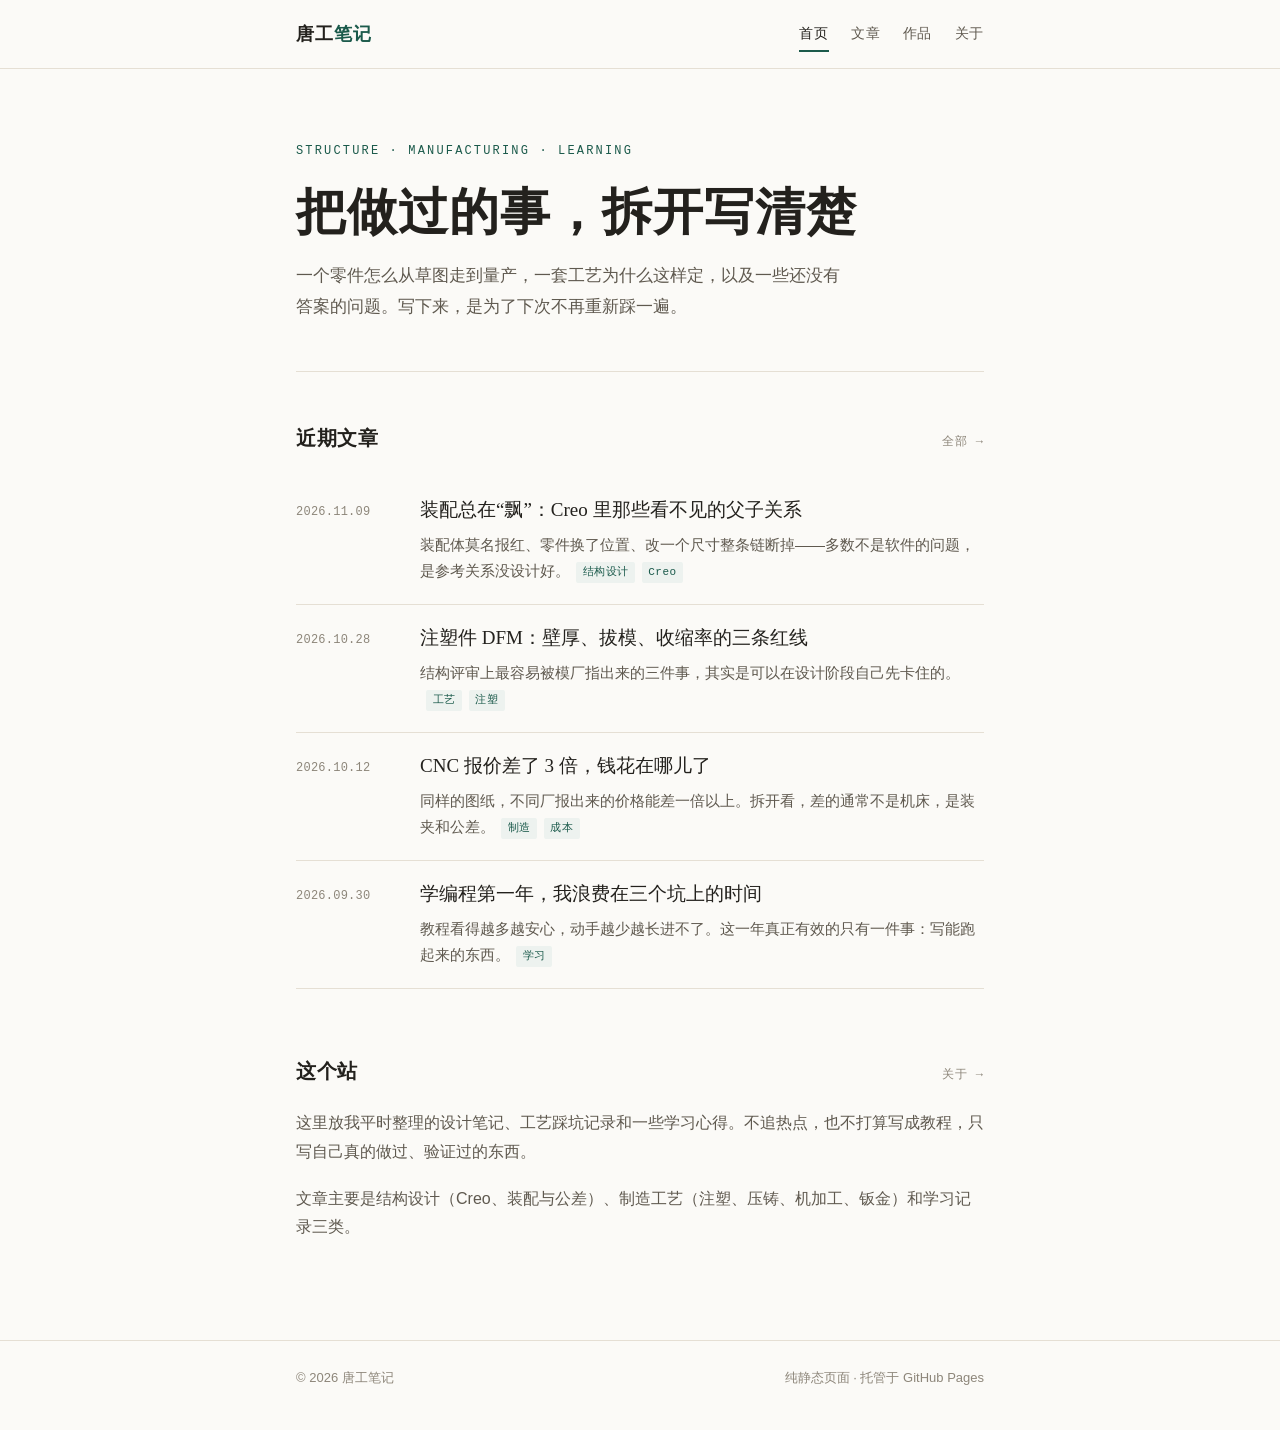
<file: index.html>
<!DOCTYPE html>
<html lang="zh-CN">
<head>
  <meta charset="utf-8">
  <meta name="viewport" content="width=device-width, initial-scale=1">
  <title>唐工笔记 · 结构设计、制造工艺与学习记录</title>
  <meta name="description" content="一个产品结构工程师的笔记：Creo 建模、注塑与机加工工艺，以及正在学的东西。">
  <meta property="og:title" content="唐工笔记">
  <meta property="og:description" content="结构设计 · 制造工艺 · 学习记录">
  <meta property="og:type" content="website">
  <link rel="icon" href="assets/favicon.svg" type="image/svg+xml">
  <link rel="stylesheet" href="assets/style.css">
</head>
<body>
  <header class="site-header">
    <div class="wrap">
      <a class="brand" href="index.html">唐工<span>笔记</span></a>
      <nav class="nav">
        <a class="on" href="index.html">首页</a>
        <a href="writing.html">文章</a>
        <a href="works.html">作品</a>
        <a href="about.html">关于</a>
      </nav>
    </div>
  </header>

  <main class="wrap">
    <section class="hero">
      <p class="kicker">Structure · Manufacturing · Learning</p>
      <h1>把做过的事，拆开写清楚</h1>
      <p class="lede">一个零件怎么从草图走到量产，一套工艺为什么这样定，以及一些还没有答案的问题。写下来，是为了下次不再重新踩一遍。</p>
    </section>

    <section class="section">
      <div class="section-head">
        <h2>近期文章</h2>
        <a href="writing.html">全部 →</a>
      </div>
      <ul class="posts">
        <li>
          <span class="date">2026.11.09</span>
          <div>
            <a class="t" href="posts/creo-parent-child.html">装配总在“飘”：Creo 里那些看不见的父子关系</a>
            <p>装配体莫名报红、零件换了位置、改一个尺寸整条链断掉——多数不是软件的问题，是参考关系没设计好。<span class="tag">结构设计</span><span class="tag">Creo</span></p>
          </div>
        </li>
        <li>
          <span class="date">2026.10.28</span>
          <div>
            <a class="t" href="posts/dfm-redlines.html">注塑件 DFM：壁厚、拔模、收缩率的三条红线</a>
            <p>结构评审上最容易被模厂指出来的三件事，其实是可以在设计阶段自己先卡住的。<span class="tag">工艺</span><span class="tag">注塑</span></p>
          </div>
        </li>
        <li>
          <span class="date">2026.10.12</span>
          <div>
            <a class="t" href="posts/cnc-quote.html">CNC 报价差了 3 倍，钱花在哪儿了</a>
            <p>同样的图纸，不同厂报出来的价格能差一倍以上。拆开看，差的通常不是机床，是装夹和公差。<span class="tag">制造</span><span class="tag">成本</span></p>
          </div>
        </li>
        <li>
          <span class="date">2026.09.30</span>
          <div>
            <a class="t" href="posts/learning-code.html">学编程第一年，我浪费在三个坑上的时间</a>
            <p>教程看得越多越安心，动手越少越长进不了。这一年真正有效的只有一件事：写能跑起来的东西。<span class="tag">学习</span></p>
          </div>
        </li>
      </ul>
    </section>

    <section class="section">
      <div class="section-head">
        <h2>这个站</h2>
        <a href="about.html">关于 →</a>
      </div>
      <div class="simple">
        <p>这里放我平时整理的设计笔记、工艺踩坑记录和一些学习心得。不追热点，也不打算写成教程，只写自己真的做过、验证过的东西。</p>
        <p>文章主要是结构设计（Creo、装配与公差）、制造工艺（注塑、压铸、机加工、钣金）和学习记录三类。</p>
      </div>
    </section>
  </main>

  <footer class="site-footer">
    <div class="wrap">
      <span>© 2026 唐工笔记</span>
      <span>纯静态页面 · 托管于 GitHub Pages</span>
    </div>
  </footer>
</body>
</html>
</file>
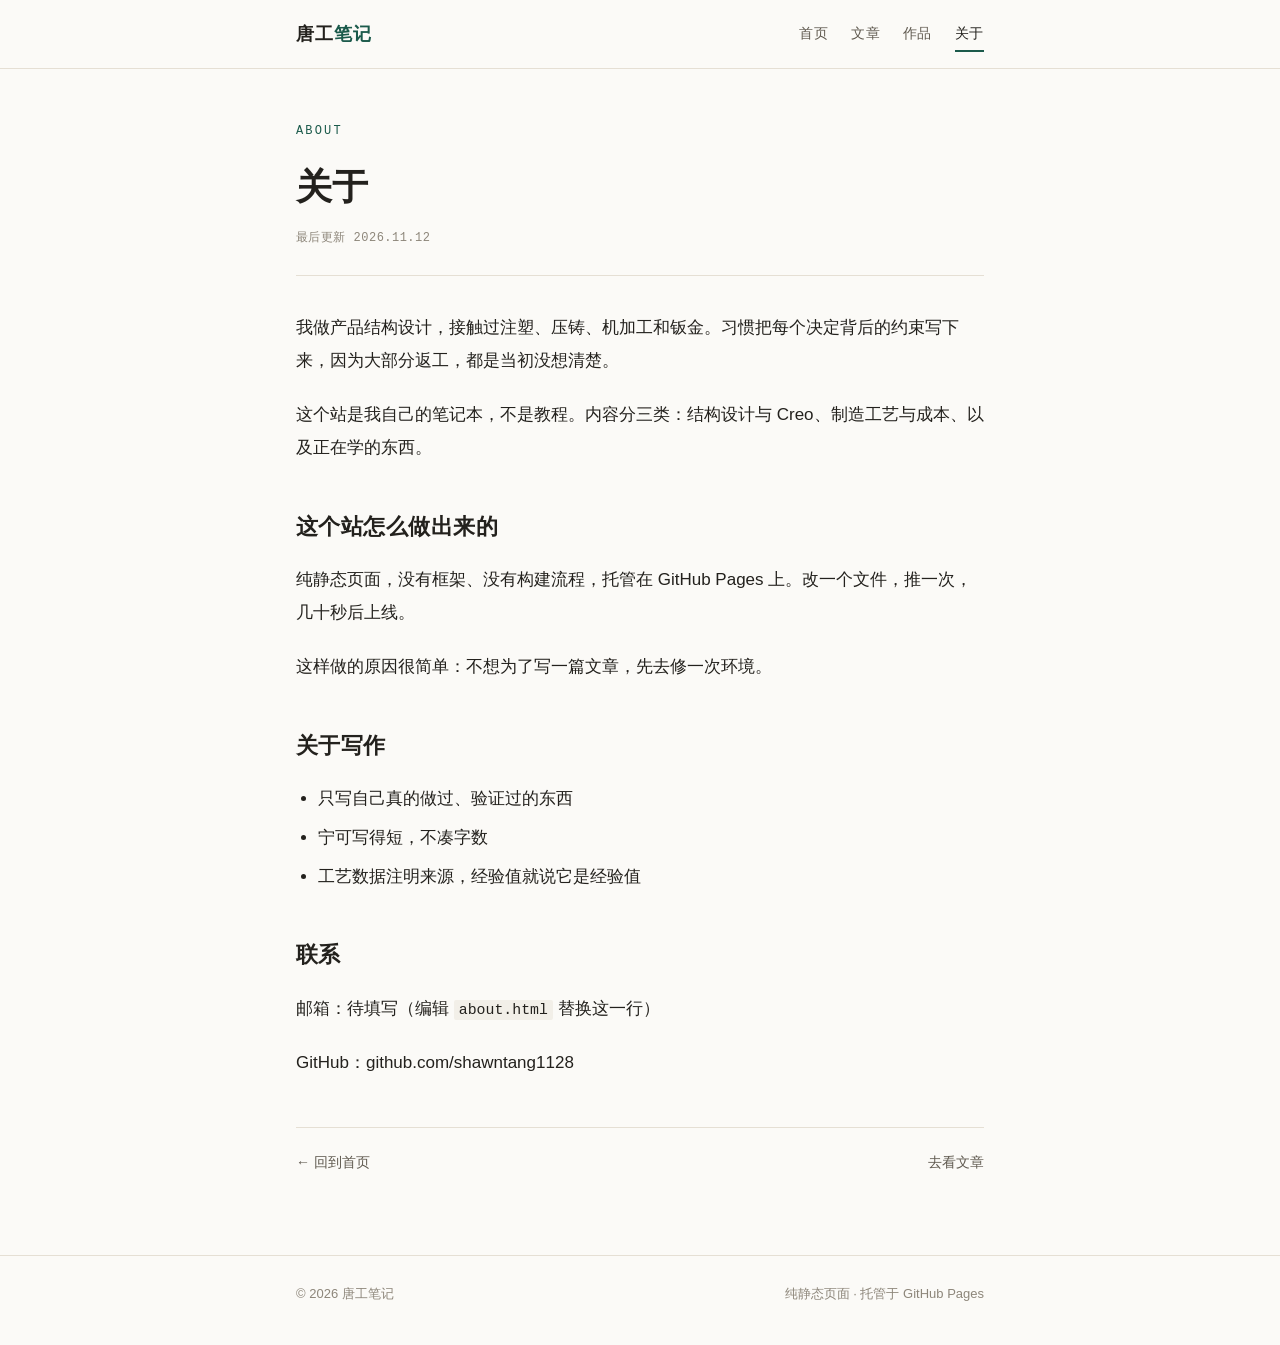
<file: about.html>
<!DOCTYPE html>
<html lang="zh-CN">
<head>
  <meta charset="utf-8">
  <meta name="viewport" content="width=device-width, initial-scale=1">
  <title>关于 · 唐工笔记</title>
  <meta name="description" content="关于这个站和它的作者。">
  <link rel="icon" href="assets/favicon.svg" type="image/svg+xml">
  <link rel="stylesheet" href="assets/style.css">
</head>
<body>
  <header class="site-header">
    <div class="wrap">
      <a class="brand" href="index.html">唐工<span>笔记</span></a>
      <nav class="nav">
        <a href="index.html">首页</a>
        <a href="writing.html">文章</a>
        <a href="works.html">作品</a>
        <a class="on" href="about.html">关于</a>
      </nav>
    </div>
  </header>

  <main class="wrap">
    <article class="article">
      <header>
        <p class="kicker">About</p>
        <h1>关于</h1>
        <p class="meta">最后更新 2026.11.12</p>
      </header>

      <div class="prose">
        <p>我做产品结构设计，接触过注塑、压铸、机加工和钣金。习惯把每个决定背后的约束写下来，因为大部分返工，都是当初没想清楚。</p>
        <p>这个站是我自己的笔记本，不是教程。内容分三类：结构设计与 Creo、制造工艺与成本、以及正在学的东西。</p>

        <h2>这个站怎么做出来的</h2>
        <p>纯静态页面，没有框架、没有构建流程，托管在 GitHub Pages 上。改一个文件，推一次，几十秒后上线。</p>
        <p>这样做的原因很简单：不想为了写一篇文章，先去修一次环境。</p>

        <h2>关于写作</h2>
        <ul>
          <li>只写自己真的做过、验证过的东西</li>
          <li>宁可写得短，不凑字数</li>
          <li>工艺数据注明来源，经验值就说它是经验值</li>
        </ul>

        <h2>联系</h2>
        <p>邮箱：待填写（编辑 <code>about.html</code> 替换这一行）</p>
        <p>GitHub：<a href="https://github.com/shawntang1128">github.com/shawntang1128</a></p>
      </div>

      <div class="post-foot">
        <a class="back" href="index.html">← 回到首页</a>
        <a class="back" href="writing.html">去看文章</a>
      </div>
    </article>
  </main>

  <footer class="site-footer">
    <div class="wrap">
      <span>© 2026 唐工笔记</span>
      <span>纯静态页面 · 托管于 GitHub Pages</span>
    </div>
  </footer>
</body>
</html>
</file>
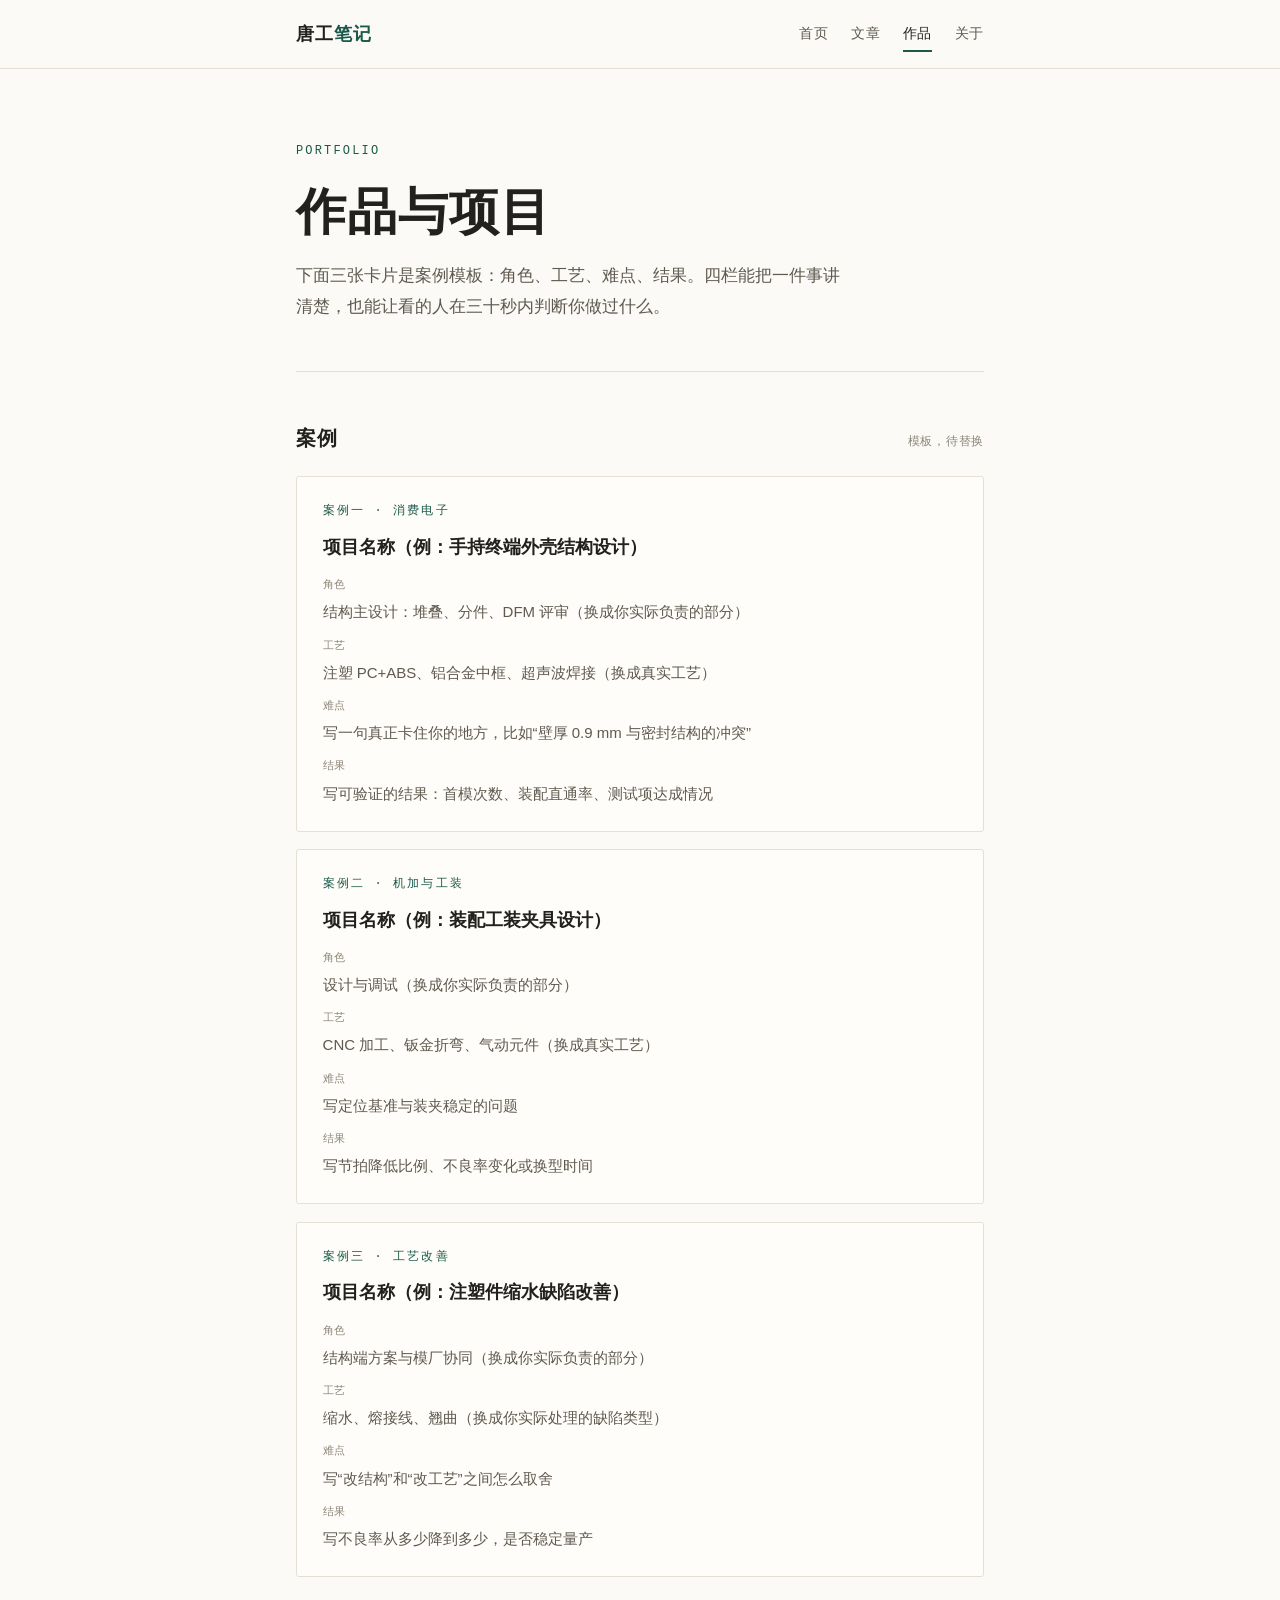
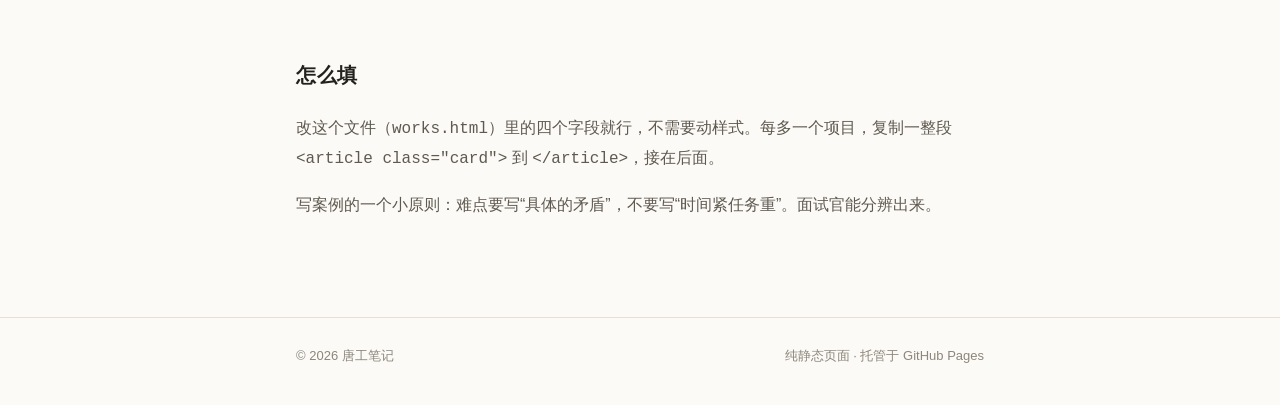
<file: works.html>
<!DOCTYPE html>
<html lang="zh-CN">
<head>
  <meta charset="utf-8">
  <meta name="viewport" content="width=device-width, initial-scale=1">
  <title>作品 · 唐工笔记</title>
  <meta name="description" content="项目案例模板：角色、工艺、难点、结果。">
  <link rel="icon" href="assets/favicon.svg" type="image/svg+xml">
  <link rel="stylesheet" href="assets/style.css">
</head>
<body>
  <header class="site-header">
    <div class="wrap">
      <a class="brand" href="index.html">唐工<span>笔记</span></a>
      <nav class="nav">
        <a href="index.html">首页</a>
        <a href="writing.html">文章</a>
        <a class="on" href="works.html">作品</a>
        <a href="about.html">关于</a>
      </nav>
    </div>
  </header>

  <main class="wrap">
    <section class="hero">
      <p class="kicker">Portfolio</p>
      <h1>作品与项目</h1>
      <p class="lede">下面三张卡片是案例模板：角色、工艺、难点、结果。四栏能把一件事讲清楚，也能让看的人在三十秒内判断你做过什么。</p>
    </section>

    <section class="section">
      <div class="section-head">
        <h2>案例</h2>
        <span style="font-family:var(--mono);font-size:.75rem;color:var(--ink-faint);letter-spacing:.06em">模板，待替换</span>
      </div>
      <div class="cards">
        <article class="card">
          <p class="kicker">案例一 · 消费电子</p>
          <h3>项目名称（例：手持终端外壳结构设计）</h3>
          <dl>
            <dt>角色</dt>
            <dd>结构主设计：堆叠、分件、DFM 评审（换成你实际负责的部分）</dd>
            <dt>工艺</dt>
            <dd>注塑 PC+ABS、铝合金中框、超声波焊接（换成真实工艺）</dd>
            <dt>难点</dt>
            <dd>写一句真正卡住你的地方，比如“壁厚 0.9 mm 与密封结构的冲突”</dd>
            <dt>结果</dt>
            <dd>写可验证的结果：首模次数、装配直通率、测试项达成情况</dd>
          </dl>
        </article>

        <article class="card">
          <p class="kicker">案例二 · 机加与工装</p>
          <h3>项目名称（例：装配工装夹具设计）</h3>
          <dl>
            <dt>角色</dt>
            <dd>设计与调试（换成你实际负责的部分）</dd>
            <dt>工艺</dt>
            <dd>CNC 加工、钣金折弯、气动元件（换成真实工艺）</dd>
            <dt>难点</dt>
            <dd>写定位基准与装夹稳定的问题</dd>
            <dt>结果</dt>
            <dd>写节拍降低比例、不良率变化或换型时间</dd>
          </dl>
        </article>

        <article class="card">
          <p class="kicker">案例三 · 工艺改善</p>
          <h3>项目名称（例：注塑件缩水缺陷改善）</h3>
          <dl>
            <dt>角色</dt>
            <dd>结构端方案与模厂协同（换成你实际负责的部分）</dd>
            <dt>工艺</dt>
            <dd>缩水、熔接线、翘曲（换成你实际处理的缺陷类型）</dd>
            <dt>难点</dt>
            <dd>写“改结构”和“改工艺”之间怎么取舍</dd>
            <dt>结果</dt>
            <dd>写不良率从多少降到多少，是否稳定量产</dd>
          </dl>
        </article>
      </div>
    </section>

    <section class="section">
      <div class="section-head">
        <h2>怎么填</h2>
      </div>
      <div class="simple">
        <p>改这个文件（<code>works.html</code>）里的四个字段就行，不需要动样式。每多一个项目，复制一整段 <code>&lt;article class="card"&gt;</code> 到 <code>&lt;/article&gt;</code>，接在后面。</p>
        <p>写案例的一个小原则：难点要写“具体的矛盾”，不要写“时间紧任务重”。面试官能分辨出来。</p>
      </div>
    </section>
  </main>

  <footer class="site-footer">
    <div class="wrap">
      <span>© 2026 唐工笔记</span>
      <span>纯静态页面 · 托管于 GitHub Pages</span>
    </div>
  </footer>
</body>
</html>
</file>
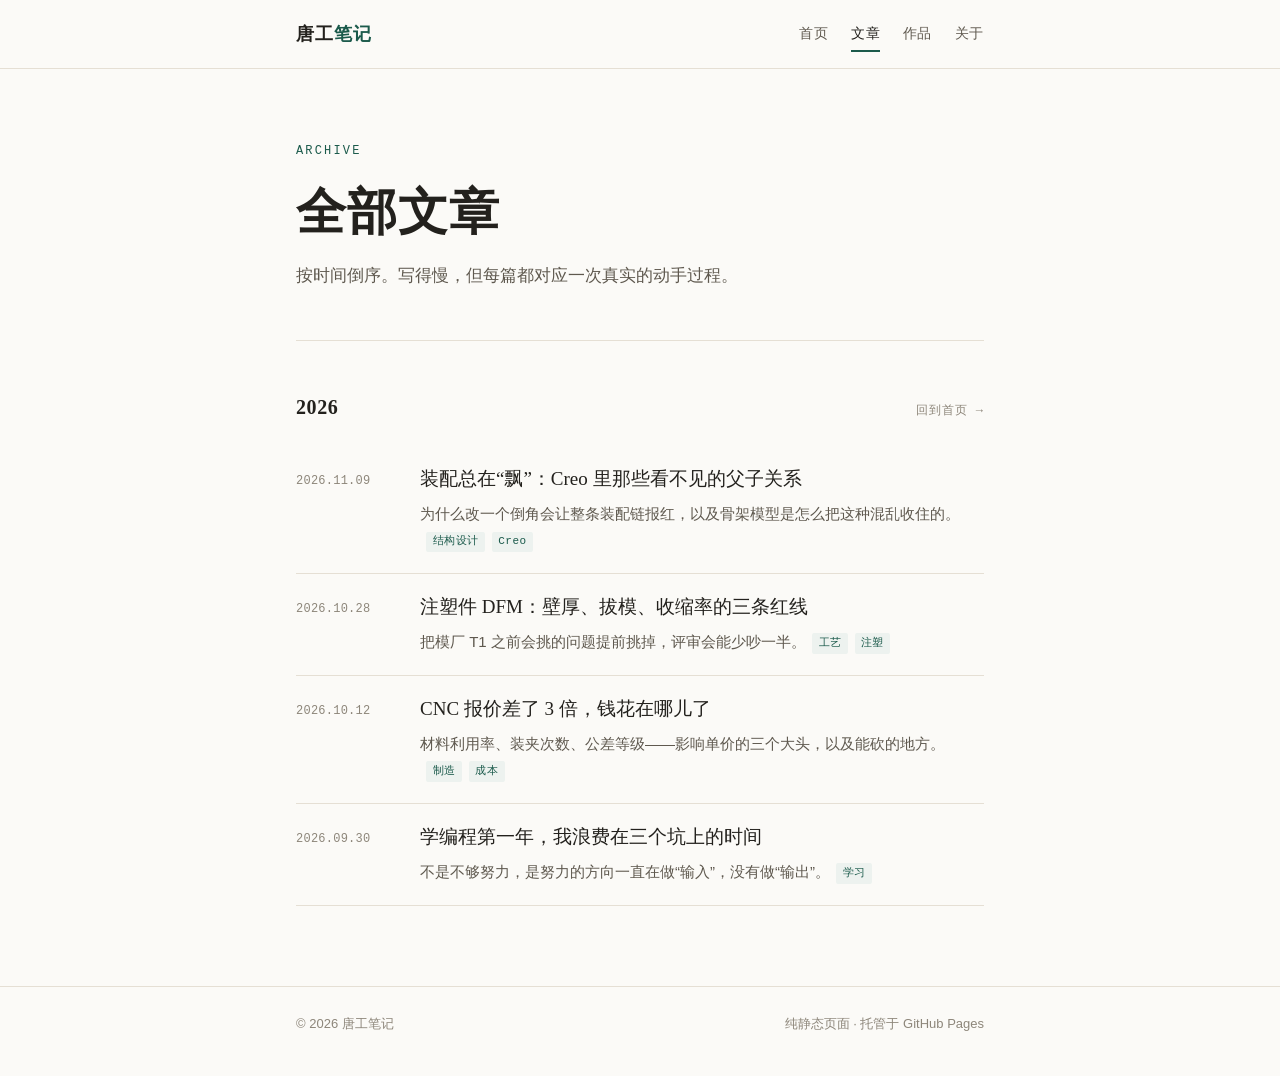
<file: writing.html>
<!DOCTYPE html>
<html lang="zh-CN">
<head>
  <meta charset="utf-8">
  <meta name="viewport" content="width=device-width, initial-scale=1">
  <title>全部文章 · 唐工笔记</title>
  <meta name="description" content="按时间排列的全部文章：结构设计、制造工艺与学习记录。">
  <link rel="icon" href="assets/favicon.svg" type="image/svg+xml">
  <link rel="stylesheet" href="assets/style.css">
</head>
<body>
  <header class="site-header">
    <div class="wrap">
      <a class="brand" href="index.html">唐工<span>笔记</span></a>
      <nav class="nav">
        <a href="index.html">首页</a>
        <a class="on" href="writing.html">文章</a>
        <a href="works.html">作品</a>
        <a href="about.html">关于</a>
      </nav>
    </div>
  </header>

  <main class="wrap">
    <section class="hero">
      <p class="kicker">Archive</p>
      <h1>全部文章</h1>
      <p class="lede">按时间倒序。写得慢，但每篇都对应一次真实的动手过程。</p>
    </section>

    <section class="section">
      <div class="section-head">
        <h2>2026</h2>
        <a href="index.html">回到首页 →</a>
      </div>
      <ul class="posts">
        <li>
          <span class="date">2026.11.09</span>
          <div>
            <a class="t" href="posts/creo-parent-child.html">装配总在“飘”：Creo 里那些看不见的父子关系</a>
            <p>为什么改一个倒角会让整条装配链报红，以及骨架模型是怎么把这种混乱收住的。<span class="tag">结构设计</span><span class="tag">Creo</span></p>
          </div>
        </li>
        <li>
          <span class="date">2026.10.28</span>
          <div>
            <a class="t" href="posts/dfm-redlines.html">注塑件 DFM：壁厚、拔模、收缩率的三条红线</a>
            <p>把模厂 T1 之前会挑的问题提前挑掉，评审会能少吵一半。<span class="tag">工艺</span><span class="tag">注塑</span></p>
          </div>
        </li>
        <li>
          <span class="date">2026.10.12</span>
          <div>
            <a class="t" href="posts/cnc-quote.html">CNC 报价差了 3 倍，钱花在哪儿了</a>
            <p>材料利用率、装夹次数、公差等级——影响单价的三个大头，以及能砍的地方。<span class="tag">制造</span><span class="tag">成本</span></p>
          </div>
        </li>
        <li>
          <span class="date">2026.09.30</span>
          <div>
            <a class="t" href="posts/learning-code.html">学编程第一年，我浪费在三个坑上的时间</a>
            <p>不是不够努力，是努力的方向一直在做“输入”，没有做“输出”。<span class="tag">学习</span></p>
          </div>
        </li>
      </ul>
    </section>
  </main>

  <footer class="site-footer">
    <div class="wrap">
      <span>© 2026 唐工笔记</span>
      <span>纯静态页面 · 托管于 GitHub Pages</span>
    </div>
  </footer>
</body>
</html>
</file>
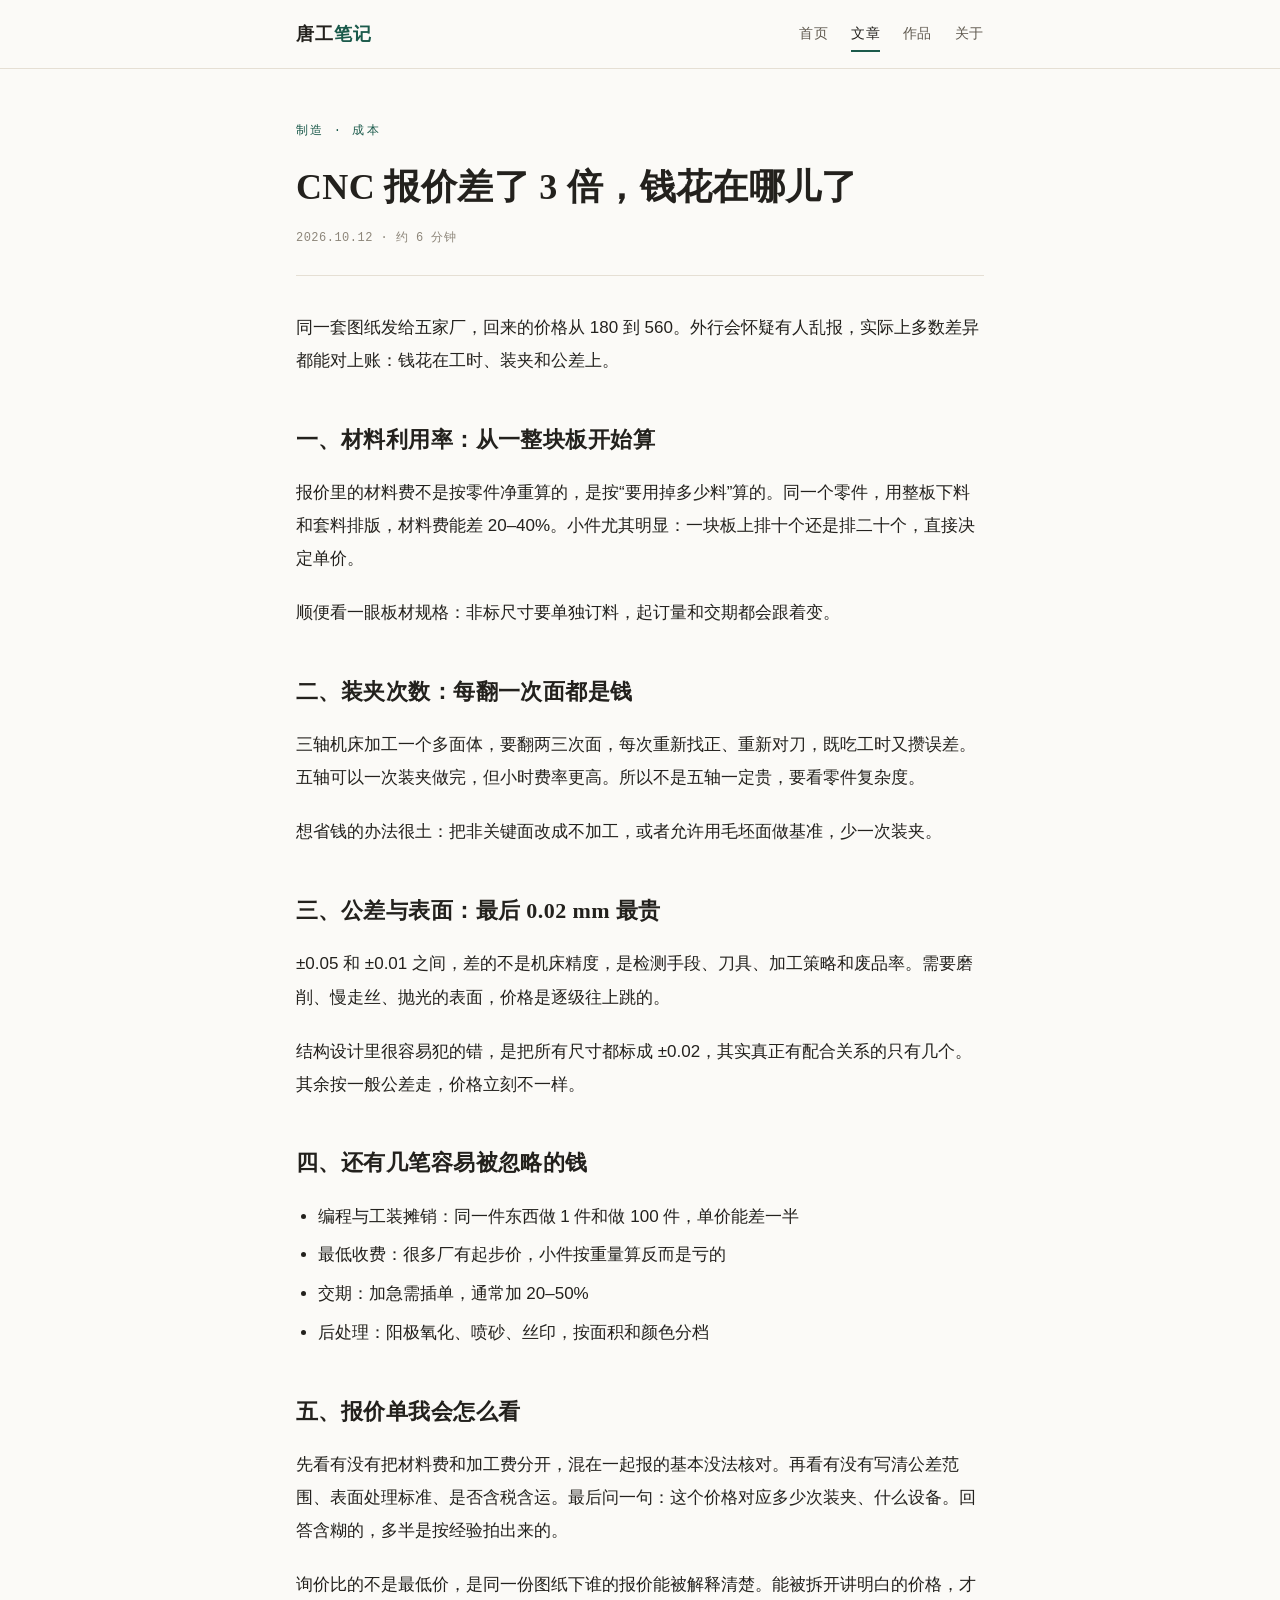
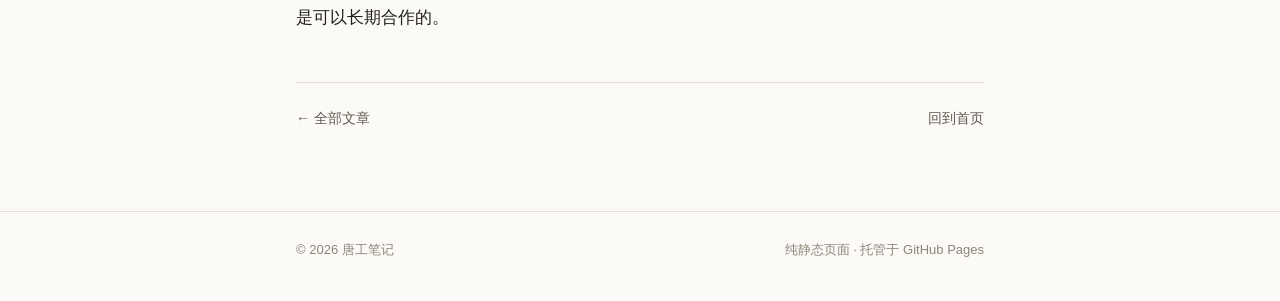
<file: posts/cnc-quote.html>
<!DOCTYPE html>
<html lang="zh-CN">
<head>
  <meta charset="utf-8">
  <meta name="viewport" content="width=device-width, initial-scale=1">
  <title>CNC 报价差了 3 倍，钱花在哪儿了 · 唐工笔记</title>
  <meta name="description" content="材料利用率、装夹次数、公差等级：影响 CNC 单价的三个大头，以及能砍的地方。">
  <link rel="icon" href="../assets/favicon.svg" type="image/svg+xml">
  <link rel="stylesheet" href="../assets/style.css">
</head>
<body>
  <header class="site-header">
    <div class="wrap">
      <a class="brand" href="../index.html">唐工<span>笔记</span></a>
      <nav class="nav">
        <a href="../index.html">首页</a>
        <a class="on" href="../writing.html">文章</a>
        <a href="../works.html">作品</a>
        <a href="../about.html">关于</a>
      </nav>
    </div>
  </header>

  <main class="wrap">
    <article class="article">
      <header>
        <p class="kicker">制造 · 成本</p>
        <h1>CNC 报价差了 3 倍，钱花在哪儿了</h1>
        <p class="meta">2026.10.12 · 约 6 分钟</p>
      </header>

      <div class="prose">
        <p>同一套图纸发给五家厂，回来的价格从 180 到 560。外行会怀疑有人乱报，实际上多数差异都能对上账：钱花在工时、装夹和公差上。</p>

        <h2>一、材料利用率：从一整块板开始算</h2>
        <p>报价里的材料费不是按零件净重算的，是按“要用掉多少料”算的。同一个零件，用整板下料和套料排版，材料费能差 20–40%。小件尤其明显：一块板上排十个还是排二十个，直接决定单价。</p>
        <p>顺便看一眼板材规格：非标尺寸要单独订料，起订量和交期都会跟着变。</p>

        <h2>二、装夹次数：每翻一次面都是钱</h2>
        <p>三轴机床加工一个多面体，要翻两三次面，每次重新找正、重新对刀，既吃工时又攒误差。五轴可以一次装夹做完，但小时费率更高。所以不是五轴一定贵，要看零件复杂度。</p>
        <p>想省钱的办法很土：把非关键面改成不加工，或者允许用毛坯面做基准，少一次装夹。</p>

        <h2>三、公差与表面：最后 0.02 mm 最贵</h2>
        <p>±0.05 和 ±0.01 之间，差的不是机床精度，是检测手段、刀具、加工策略和废品率。需要磨削、慢走丝、抛光的表面，价格是逐级往上跳的。</p>
        <p>结构设计里很容易犯的错，是把所有尺寸都标成 ±0.02，其实真正有配合关系的只有几个。其余按一般公差走，价格立刻不一样。</p>

        <h2>四、还有几笔容易被忽略的钱</h2>
        <ul>
          <li>编程与工装摊销：同一件东西做 1 件和做 100 件，单价能差一半</li>
          <li>最低收费：很多厂有起步价，小件按重量算反而是亏的</li>
          <li>交期：加急需插单，通常加 20–50%</li>
          <li>后处理：阳极氧化、喷砂、丝印，按面积和颜色分档</li>
        </ul>

        <h2>五、报价单我会怎么看</h2>
        <p>先看有没有把材料费和加工费分开，混在一起报的基本没法核对。再看有没有写清公差范围、表面处理标准、是否含税含运。最后问一句：这个价格对应多少次装夹、什么设备。回答含糊的，多半是按经验拍出来的。</p>

        <p>询价比的不是最低价，是同一份图纸下谁的报价能被解释清楚。能被拆开讲明白的价格，才是可以长期合作的。</p>
      </div>

      <div class="post-foot">
        <a class="back" href="../writing.html">← 全部文章</a>
        <a class="back" href="../index.html">回到首页</a>
      </div>
    </article>
  </main>

  <footer class="site-footer">
    <div class="wrap">
      <span>© 2026 唐工笔记</span>
      <span>纯静态页面 · 托管于 GitHub Pages</span>
    </div>
  </footer>
</body>
</html>
</file>
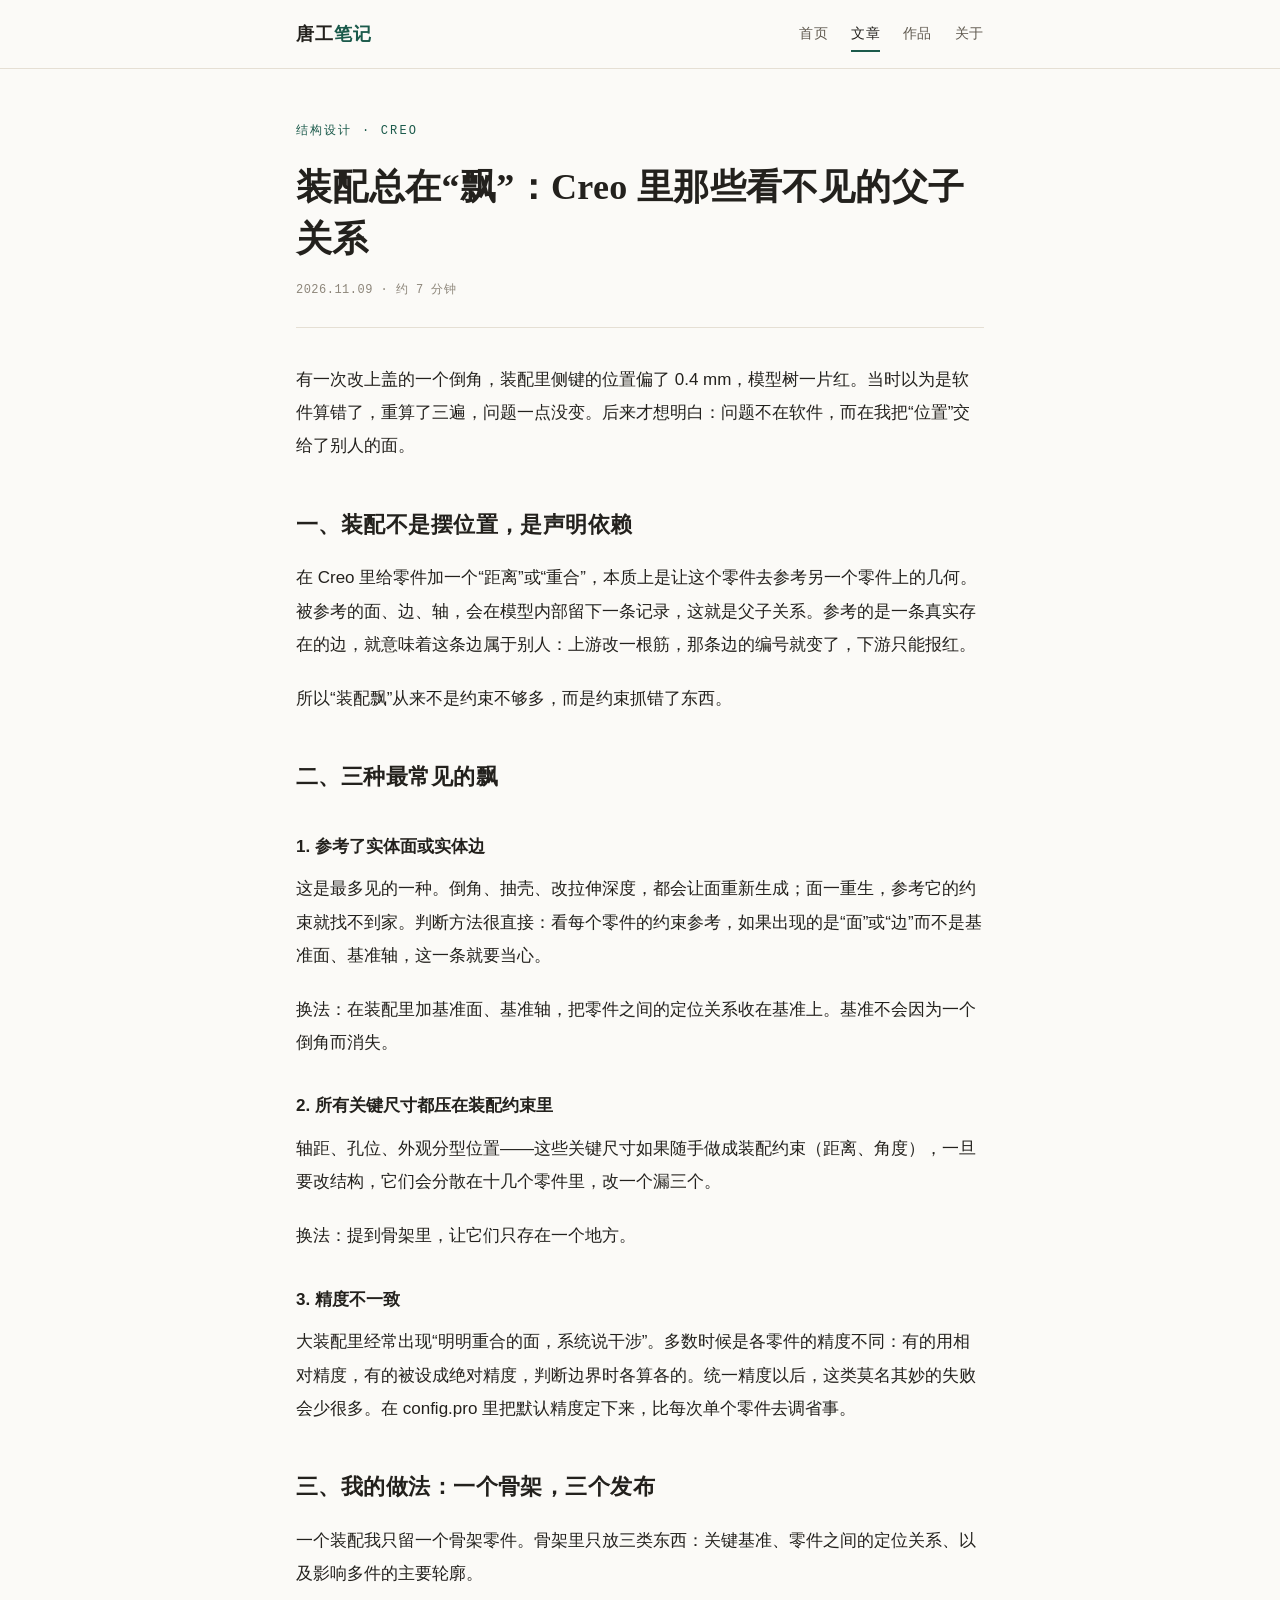
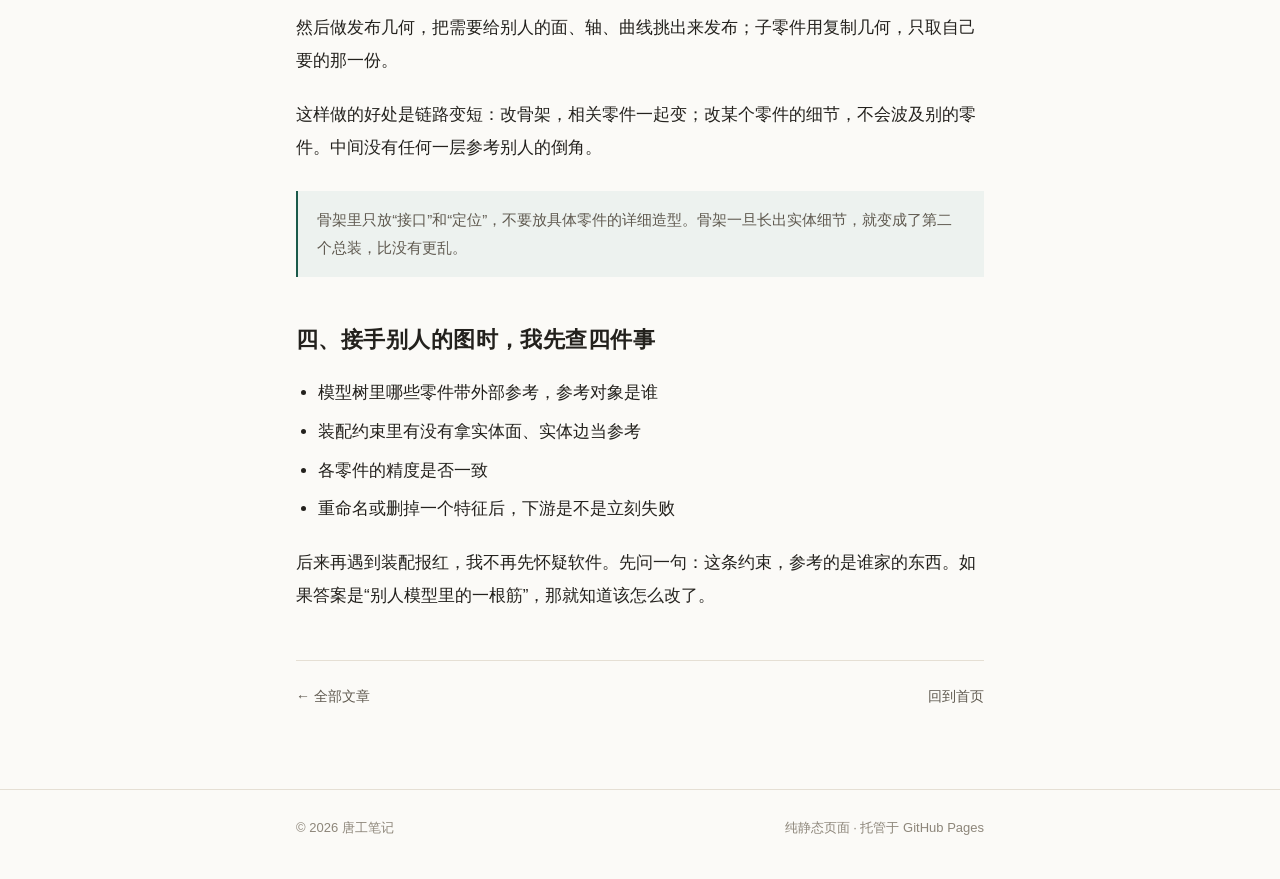
<file: posts/creo-parent-child.html>
<!DOCTYPE html>
<html lang="zh-CN">
<head>
  <meta charset="utf-8">
  <meta name="viewport" content="width=device-width, initial-scale=1">
  <title>装配总在“飘”：Creo 里那些看不见的父子关系 · 唐工笔记</title>
  <meta name="description" content="为什么改一个倒角会让整条装配链报红，以及骨架模型是怎么把这种混乱收住的。">
  <link rel="icon" href="../assets/favicon.svg" type="image/svg+xml">
  <link rel="stylesheet" href="../assets/style.css">
</head>
<body>
  <header class="site-header">
    <div class="wrap">
      <a class="brand" href="../index.html">唐工<span>笔记</span></a>
      <nav class="nav">
        <a href="../index.html">首页</a>
        <a class="on" href="../writing.html">文章</a>
        <a href="../works.html">作品</a>
        <a href="../about.html">关于</a>
      </nav>
    </div>
  </header>

  <main class="wrap">
    <article class="article">
      <header>
        <p class="kicker">结构设计 · Creo</p>
        <h1>装配总在“飘”：Creo 里那些看不见的父子关系</h1>
        <p class="meta">2026.11.09 · 约 7 分钟</p>
      </header>

      <div class="prose">
        <p>有一次改上盖的一个倒角，装配里侧键的位置偏了 0.4 mm，模型树一片红。当时以为是软件算错了，重算了三遍，问题一点没变。后来才想明白：问题不在软件，而在我把“位置”交给了别人的面。</p>

        <h2>一、装配不是摆位置，是声明依赖</h2>
        <p>在 Creo 里给零件加一个“距离”或“重合”，本质上是让这个零件去参考另一个零件上的几何。被参考的面、边、轴，会在模型内部留下一条记录，这就是父子关系。参考的是一条真实存在的边，就意味着这条边属于别人：上游改一根筋，那条边的编号就变了，下游只能报红。</p>
        <p>所以“装配飘”从来不是约束不够多，而是约束抓错了东西。</p>

        <h2>二、三种最常见的飘</h2>
        <h3>1. 参考了实体面或实体边</h3>
        <p>这是最多见的一种。倒角、抽壳、改拉伸深度，都会让面重新生成；面一重生，参考它的约束就找不到家。判断方法很直接：看每个零件的约束参考，如果出现的是“面”或“边”而不是基准面、基准轴，这一条就要当心。</p>
        <p>换法：在装配里加基准面、基准轴，把零件之间的定位关系收在基准上。基准不会因为一个倒角而消失。</p>

        <h3>2. 所有关键尺寸都压在装配约束里</h3>
        <p>轴距、孔位、外观分型位置——这些关键尺寸如果随手做成装配约束（距离、角度），一旦要改结构，它们会分散在十几个零件里，改一个漏三个。</p>
        <p>换法：提到骨架里，让它们只存在一个地方。</p>

        <h3>3. 精度不一致</h3>
        <p>大装配里经常出现“明明重合的面，系统说干涉”。多数时候是各零件的精度不同：有的用相对精度，有的被设成绝对精度，判断边界时各算各的。统一精度以后，这类莫名其妙的失败会少很多。在 config.pro 里把默认精度定下来，比每次单个零件去调省事。</p>

        <h2>三、我的做法：一个骨架，三个发布</h2>
        <p>一个装配我只留一个骨架零件。骨架里只放三类东西：关键基准、零件之间的定位关系、以及影响多件的主要轮廓。</p>
        <p>然后做发布几何，把需要给别人的面、轴、曲线挑出来发布；子零件用复制几何，只取自己要的那一份。</p>
        <p>这样做的好处是链路变短：改骨架，相关零件一起变；改某个零件的细节，不会波及别的零件。中间没有任何一层参考别人的倒角。</p>

        <blockquote>
          <p>骨架里只放“接口”和“定位”，不要放具体零件的详细造型。骨架一旦长出实体细节，就变成了第二个总装，比没有更乱。</p>
        </blockquote>

        <h2>四、接手别人的图时，我先查四件事</h2>
        <ul>
          <li>模型树里哪些零件带外部参考，参考对象是谁</li>
          <li>装配约束里有没有拿实体面、实体边当参考</li>
          <li>各零件的精度是否一致</li>
          <li>重命名或删掉一个特征后，下游是不是立刻失败</li>
        </ul>

        <p>后来再遇到装配报红，我不再先怀疑软件。先问一句：这条约束，参考的是谁家的东西。如果答案是“别人模型里的一根筋”，那就知道该怎么改了。</p>
      </div>

      <div class="post-foot">
        <a class="back" href="../writing.html">← 全部文章</a>
        <a class="back" href="../index.html">回到首页</a>
      </div>
    </article>
  </main>

  <footer class="site-footer">
    <div class="wrap">
      <span>© 2026 唐工笔记</span>
      <span>纯静态页面 · 托管于 GitHub Pages</span>
    </div>
  </footer>
</body>
</html>
</file>
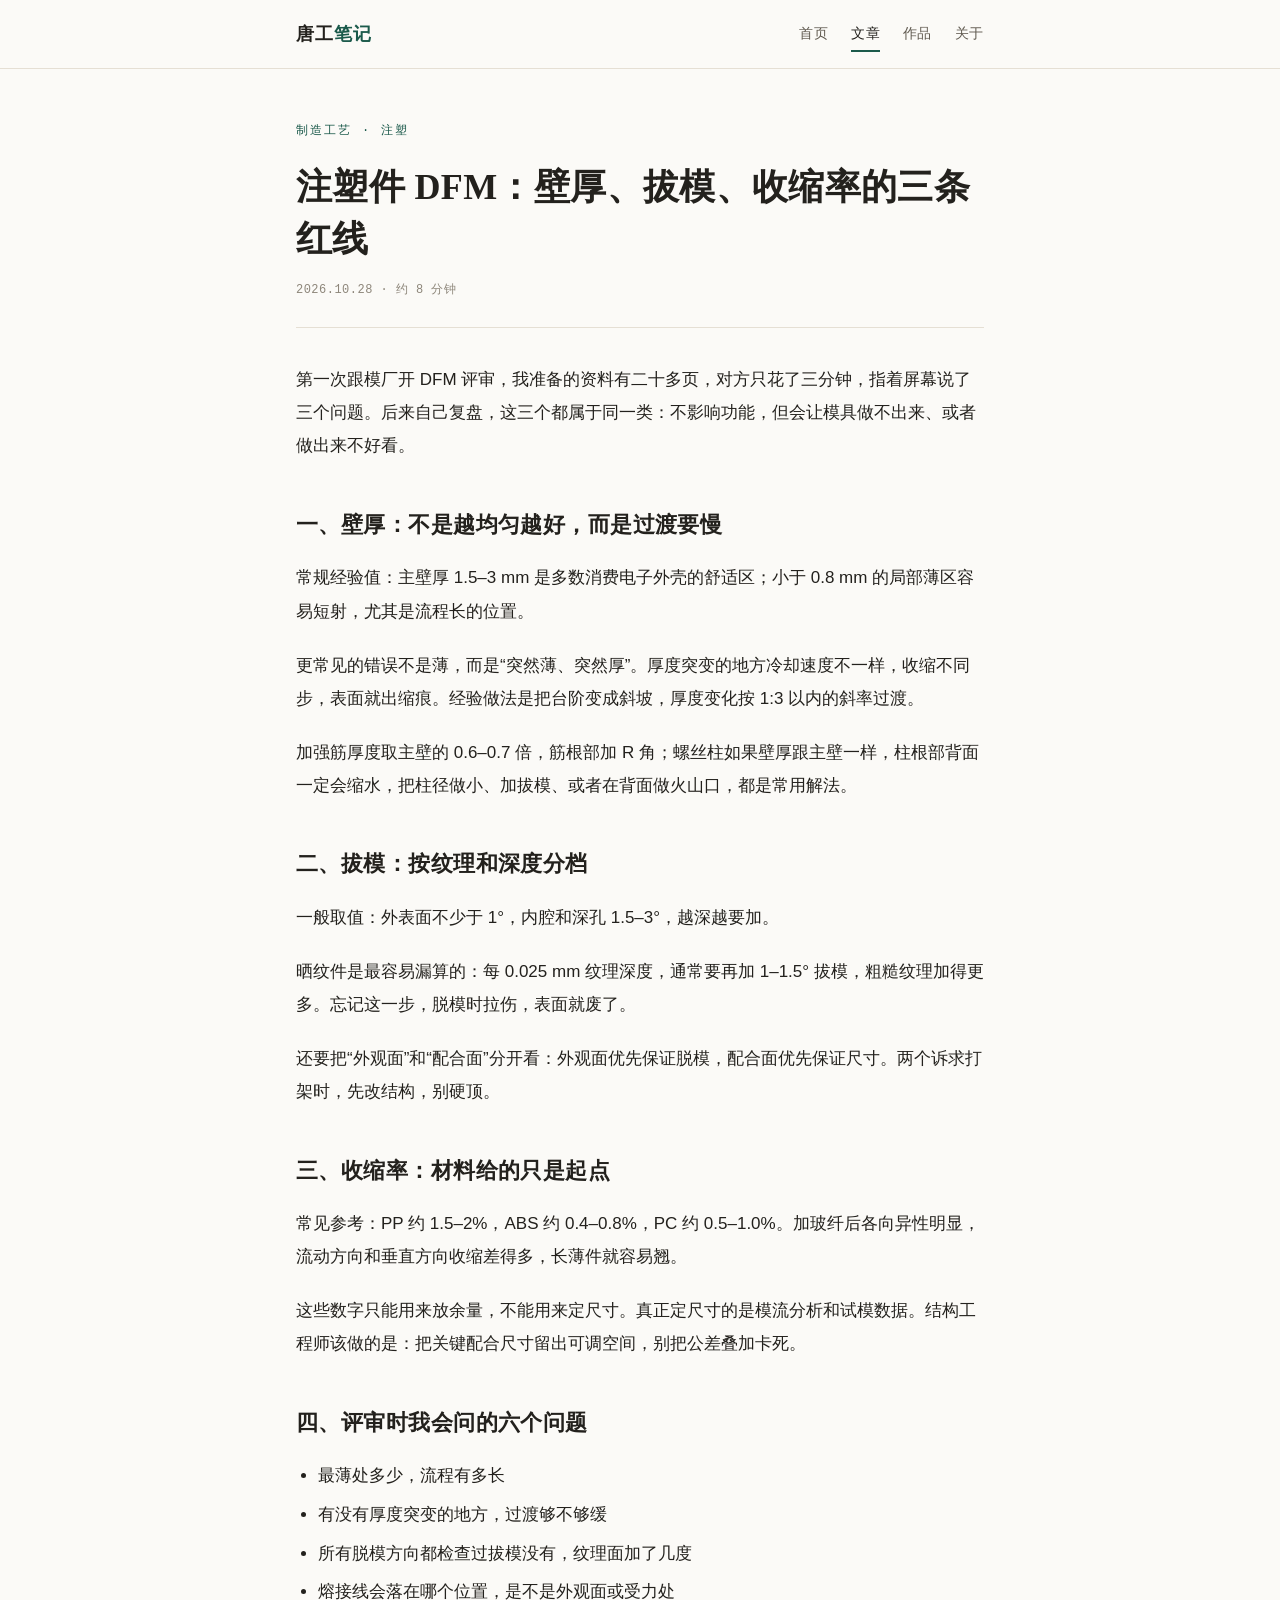
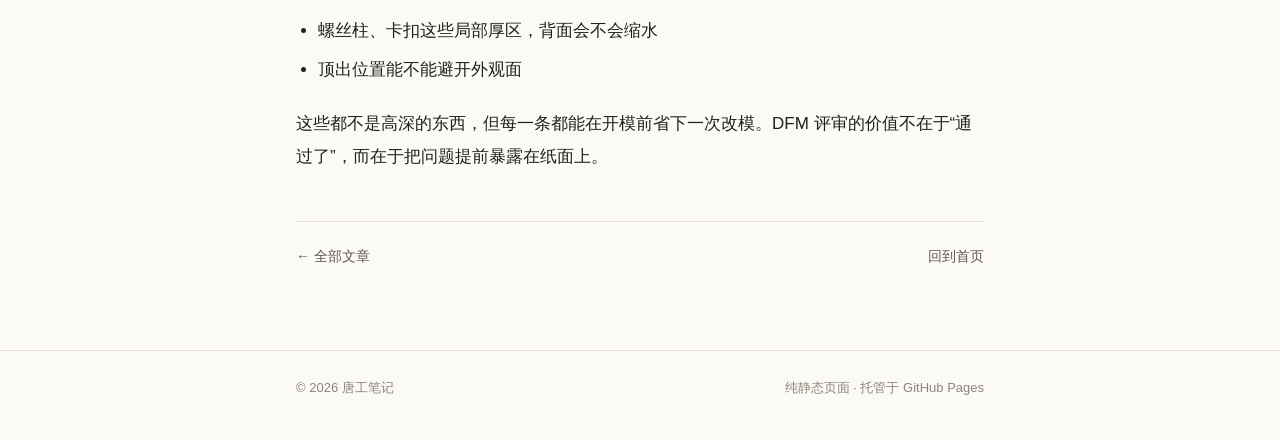
<file: posts/dfm-redlines.html>
<!DOCTYPE html>
<html lang="zh-CN">
<head>
  <meta charset="utf-8">
  <meta name="viewport" content="width=device-width, initial-scale=1">
  <title>注塑件 DFM：壁厚、拔模、收缩率的三条红线 · 唐工笔记</title>
  <meta name="description" content="把模厂 T1 之前会挑的问题提前挑掉，结构评审能少吵一半。">
  <link rel="icon" href="../assets/favicon.svg" type="image/svg+xml">
  <link rel="stylesheet" href="../assets/style.css">
</head>
<body>
  <header class="site-header">
    <div class="wrap">
      <a class="brand" href="../index.html">唐工<span>笔记</span></a>
      <nav class="nav">
        <a href="../index.html">首页</a>
        <a class="on" href="../writing.html">文章</a>
        <a href="../works.html">作品</a>
        <a href="../about.html">关于</a>
      </nav>
    </div>
  </header>

  <main class="wrap">
    <article class="article">
      <header>
        <p class="kicker">制造工艺 · 注塑</p>
        <h1>注塑件 DFM：壁厚、拔模、收缩率的三条红线</h1>
        <p class="meta">2026.10.28 · 约 8 分钟</p>
      </header>

      <div class="prose">
        <p>第一次跟模厂开 DFM 评审，我准备的资料有二十多页，对方只花了三分钟，指着屏幕说了三个问题。后来自己复盘，这三个都属于同一类：不影响功能，但会让模具做不出来、或者做出来不好看。</p>

        <h2>一、壁厚：不是越均匀越好，而是过渡要慢</h2>
        <p>常规经验值：主壁厚 1.5–3 mm 是多数消费电子外壳的舒适区；小于 0.8 mm 的局部薄区容易短射，尤其是流程长的位置。</p>
        <p>更常见的错误不是薄，而是“突然薄、突然厚”。厚度突变的地方冷却速度不一样，收缩不同步，表面就出缩痕。经验做法是把台阶变成斜坡，厚度变化按 1:3 以内的斜率过渡。</p>
        <p>加强筋厚度取主壁的 0.6–0.7 倍，筋根部加 R 角；螺丝柱如果壁厚跟主壁一样，柱根部背面一定会缩水，把柱径做小、加拔模、或者在背面做火山口，都是常用解法。</p>

        <h2>二、拔模：按纹理和深度分档</h2>
        <p>一般取值：外表面不少于 1°，内腔和深孔 1.5–3°，越深越要加。</p>
        <p>晒纹件是最容易漏算的：每 0.025 mm 纹理深度，通常要再加 1–1.5° 拔模，粗糙纹理加得更多。忘记这一步，脱模时拉伤，表面就废了。</p>
        <p>还要把“外观面”和“配合面”分开看：外观面优先保证脱模，配合面优先保证尺寸。两个诉求打架时，先改结构，别硬顶。</p>

        <h2>三、收缩率：材料给的只是起点</h2>
        <p>常见参考：PP 约 1.5–2%，ABS 约 0.4–0.8%，PC 约 0.5–1.0%。加玻纤后各向异性明显，流动方向和垂直方向收缩差得多，长薄件就容易翘。</p>
        <p>这些数字只能用来放余量，不能用来定尺寸。真正定尺寸的是模流分析和试模数据。结构工程师该做的是：把关键配合尺寸留出可调空间，别把公差叠加卡死。</p>

        <h2>四、评审时我会问的六个问题</h2>
        <ul>
          <li>最薄处多少，流程有多长</li>
          <li>有没有厚度突变的地方，过渡够不够缓</li>
          <li>所有脱模方向都检查过拔模没有，纹理面加了几度</li>
          <li>熔接线会落在哪个位置，是不是外观面或受力处</li>
          <li>螺丝柱、卡扣这些局部厚区，背面会不会缩水</li>
          <li>顶出位置能不能避开外观面</li>
        </ul>

        <p>这些都不是高深的东西，但每一条都能在开模前省下一次改模。DFM 评审的价值不在于“通过了”，而在于把问题提前暴露在纸面上。</p>
      </div>

      <div class="post-foot">
        <a class="back" href="../writing.html">← 全部文章</a>
        <a class="back" href="../index.html">回到首页</a>
      </div>
    </article>
  </main>

  <footer class="site-footer">
    <div class="wrap">
      <span>© 2026 唐工笔记</span>
      <span>纯静态页面 · 托管于 GitHub Pages</span>
    </div>
  </footer>
</body>
</html>
</file>
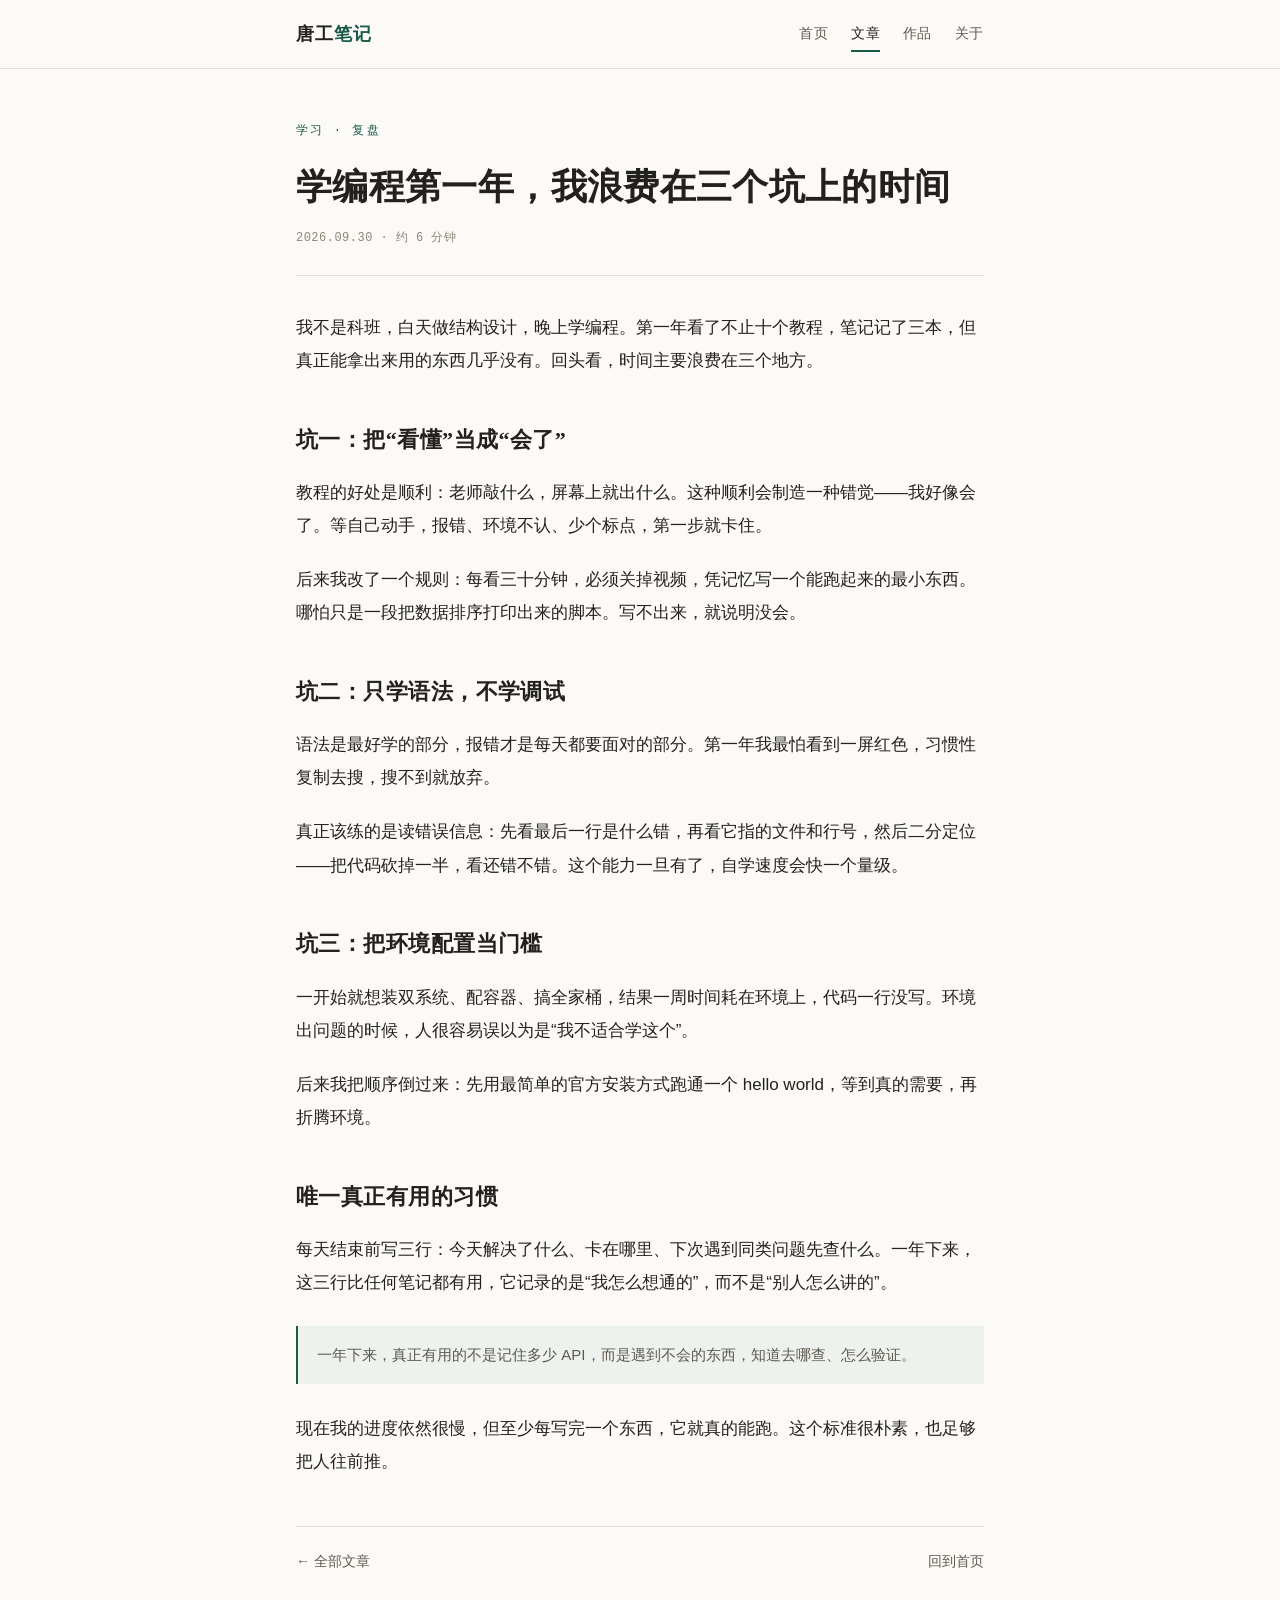
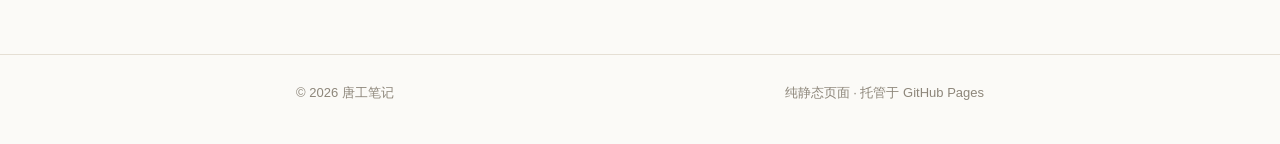
<file: posts/learning-code.html>
<!DOCTYPE html>
<html lang="zh-CN">
<head>
  <meta charset="utf-8">
  <meta name="viewport" content="width=device-width, initial-scale=1">
  <title>学编程第一年，我浪费在三个坑上的时间 · 唐工笔记</title>
  <meta name="description" content="不是不够努力，是努力的方向一直在做输入，没有做输出。">
  <link rel="icon" href="../assets/favicon.svg" type="image/svg+xml">
  <link rel="stylesheet" href="../assets/style.css">
</head>
<body>
  <header class="site-header">
    <div class="wrap">
      <a class="brand" href="../index.html">唐工<span>笔记</span></a>
      <nav class="nav">
        <a href="../index.html">首页</a>
        <a class="on" href="../writing.html">文章</a>
        <a href="../works.html">作品</a>
        <a href="../about.html">关于</a>
      </nav>
    </div>
  </header>

  <main class="wrap">
    <article class="article">
      <header>
        <p class="kicker">学习 · 复盘</p>
        <h1>学编程第一年，我浪费在三个坑上的时间</h1>
        <p class="meta">2026.09.30 · 约 6 分钟</p>
      </header>

      <div class="prose">
        <p>我不是科班，白天做结构设计，晚上学编程。第一年看了不止十个教程，笔记记了三本，但真正能拿出来用的东西几乎没有。回头看，时间主要浪费在三个地方。</p>

        <h2>坑一：把“看懂”当成“会了”</h2>
        <p>教程的好处是顺利：老师敲什么，屏幕上就出什么。这种顺利会制造一种错觉——我好像会了。等自己动手，报错、环境不认、少个标点，第一步就卡住。</p>
        <p>后来我改了一个规则：每看三十分钟，必须关掉视频，凭记忆写一个能跑起来的最小东西。哪怕只是一段把数据排序打印出来的脚本。写不出来，就说明没会。</p>

        <h2>坑二：只学语法，不学调试</h2>
        <p>语法是最好学的部分，报错才是每天都要面对的部分。第一年我最怕看到一屏红色，习惯性复制去搜，搜不到就放弃。</p>
        <p>真正该练的是读错误信息：先看最后一行是什么错，再看它指的文件和行号，然后二分定位——把代码砍掉一半，看还错不错。这个能力一旦有了，自学速度会快一个量级。</p>

        <h2>坑三：把环境配置当门槛</h2>
        <p>一开始就想装双系统、配容器、搞全家桶，结果一周时间耗在环境上，代码一行没写。环境出问题的时候，人很容易误以为是“我不适合学这个”。</p>
        <p>后来我把顺序倒过来：先用最简单的官方安装方式跑通一个 hello world，等到真的需要，再折腾环境。</p>

        <h2>唯一真正有用的习惯</h2>
        <p>每天结束前写三行：今天解决了什么、卡在哪里、下次遇到同类问题先查什么。一年下来，这三行比任何笔记都有用，它记录的是“我怎么想通的”，而不是“别人怎么讲的”。</p>

        <blockquote>
          <p>一年下来，真正有用的不是记住多少 API，而是遇到不会的东西，知道去哪查、怎么验证。</p>
        </blockquote>

        <p>现在我的进度依然很慢，但至少每写完一个东西，它就真的能跑。这个标准很朴素，也足够把人往前推。</p>
      </div>

      <div class="post-foot">
        <a class="back" href="../writing.html">← 全部文章</a>
        <a class="back" href="../index.html">回到首页</a>
      </div>
    </article>
  </main>

  <footer class="site-footer">
    <div class="wrap">
      <span>© 2026 唐工笔记</span>
      <span>纯静态页面 · 托管于 GitHub Pages</span>
    </div>
  </footer>
</body>
</html>
</file>
<file: assets/style.css>
/* 唐工笔记 —— 全站样式，零依赖 */

:root {
  --bg: #fbfaf7;
  --bg-sink: #f2efe8;
  --card: #fffdf9;
  --ink: #23211d;
  --ink-soft: #5f594f;
  --ink-faint: #8d867a;
  --rule: #e5dfd4;
  --accent: #1b5a4b;
  --accent-wash: #edf2ef;
  --serif: "Songti SC", "STSong", SimSun, "Noto Serif SC", Georgia, "Times New Roman", serif;
  --sans: -apple-system, BlinkMacSystemFont, "PingFang SC", "Hiragino Sans GB", "Microsoft YaHei", "Segoe UI", Roboto, sans-serif;
  --mono: ui-monospace, SFMono-Regular, "SF Mono", Menlo, Consolas, "Liberation Mono", monospace;
}

*, *::before, *::after { box-sizing: border-box; }

html { -webkit-text-size-adjust: 100%; }

body {
  margin: 0;
  background: var(--bg);
  color: var(--ink);
  font-family: var(--sans);
  font-size: 16px;
  line-height: 1.8;
  -webkit-font-smoothing: antialiased;
  text-rendering: optimizeLegibility;
}

a { color: inherit; text-decoration: none; }
img { max-width: 100%; height: auto; }

::selection { background: var(--accent-wash); }

.wrap {
  width: 100%;
  max-width: 46rem;
  margin: 0 auto;
  padding: 0 1.5rem;
}

/* ---------- 页头 ---------- */
.site-header {
  position: sticky;
  top: 0;
  z-index: 20;
  background: rgba(251, 250, 247, 0.92);
  backdrop-filter: blur(8px);
  -webkit-backdrop-filter: blur(8px);
  border-bottom: 1px solid var(--rule);
}
.site-header .wrap {
  display: flex;
  align-items: center;
  justify-content: space-between;
  gap: 1.5rem;
  min-height: 4.25rem;
}
.brand {
  font-family: var(--serif);
  font-size: 1.125rem;
  font-weight: 600;
  letter-spacing: 0.06em;
  white-space: nowrap;
}
.brand span { color: var(--accent); }

.nav {
  display: flex;
  gap: 1.4rem;
  font-size: 0.875rem;
  letter-spacing: 0.05em;
  color: var(--ink-soft);
}
.nav a { position: relative; padding: 0.25rem 0; }
.nav a:hover { color: var(--ink); }
.nav a.on { color: var(--ink); }
.nav a.on::after {
  content: "";
  position: absolute;
  left: 0;
  right: 0;
  bottom: -1px;
  height: 2px;
  background: var(--accent);
}

/* ---------- 首屏 ---------- */
.hero {
  padding: 4.5rem 0 3rem;
  border-bottom: 1px solid var(--rule);
}
.kicker {
  font-family: var(--mono);
  font-size: 0.75rem;
  letter-spacing: 0.18em;
  text-transform: uppercase;
  color: var(--accent);
  margin: 0 0 1.15rem;
}
.hero h1 {
  font-family: var(--serif);
  font-size: clamp(2.1rem, 5.6vw, 3.1rem);
  font-weight: 600;
  line-height: 1.3;
  letter-spacing: 0.02em;
  margin: 0 0 1rem;
}
.lede {
  font-size: 1.0625rem;
  color: var(--ink-soft);
  max-width: 34rem;
  margin: 0;
}

/* ---------- 分组 ---------- */
.section { padding: 3rem 0 1rem; }
.section-head {
  display: flex;
  align-items: baseline;
  justify-content: space-between;
  gap: 1rem;
  margin-bottom: 1.3rem;
}
.section-head h2 {
  font-family: var(--serif);
  font-size: 1.25rem;
  font-weight: 600;
  letter-spacing: 0.03em;
  margin: 0;
}
.section-head a {
  font-family: var(--mono);
  font-size: 0.75rem;
  letter-spacing: 0.08em;
  color: var(--ink-faint);
  white-space: nowrap;
}
.section-head a:hover { color: var(--accent); }

/* ---------- 文章列表 ---------- */
.posts { list-style: none; margin: 0; padding: 0; }
.posts li {
  display: grid;
  grid-template-columns: 6.5rem 1fr;
  gap: 1.25rem;
  padding: 1.2rem 0;
  border-bottom: 1px solid var(--rule);
  align-items: start;
}
.posts .date {
  font-family: var(--mono);
  font-size: 0.75rem;
  color: var(--ink-faint);
  padding-top: 0.4rem;
  letter-spacing: 0.02em;
  font-variant-numeric: tabular-nums;
}
.posts .t {
  font-family: var(--serif);
  font-size: 1.1875rem;
  line-height: 1.5;
  display: inline-block;
}
.posts .t:hover { color: var(--accent); }
.posts p {
  margin: 0.4rem 0 0;
  font-size: 0.9375rem;
  color: var(--ink-soft);
  line-height: 1.75;
}

.tag {
  display: inline-block;
  font-family: var(--mono);
  font-size: 0.6875rem;
  letter-spacing: 0.05em;
  color: var(--accent);
  background: var(--accent-wash);
  border-radius: 2px;
  padding: 0.05rem 0.4rem;
  margin-left: 0.4rem;
  vertical-align: 0.1em;
  white-space: nowrap;
}

/* ---------- 正文 ---------- */
.article { padding: 3.25rem 0 1rem; }
.article header {
  border-bottom: 1px solid var(--rule);
  padding-bottom: 1.6rem;
  margin-bottom: 2.2rem;
}
.article h1 {
  font-family: var(--serif);
  font-size: clamp(1.7rem, 4.2vw, 2.25rem);
  font-weight: 600;
  line-height: 1.45;
  letter-spacing: 0.01em;
  margin: 0.75rem 0 0.9rem;
}
.meta {
  font-family: var(--mono);
  font-size: 0.75rem;
  color: var(--ink-faint);
  letter-spacing: 0.04em;
  margin: 0;
}

.prose { font-size: 1.0625rem; line-height: 1.95; }
.prose > p { margin: 0 0 1.3rem; }
.prose h2 {
  font-family: var(--serif);
  font-size: 1.375rem;
  font-weight: 600;
  letter-spacing: 0.02em;
  margin: 2.6rem 0 0.9rem;
}
.prose h3 {
  font-size: 1.0625rem;
  font-weight: 600;
  margin: 1.9rem 0 0.6rem;
}
.prose ul, .prose ol { margin: 0 0 1.3rem; padding-left: 1.35rem; }
.prose li { margin: 0.35rem 0; }
.prose blockquote {
  margin: 1.7rem 0;
  padding: 0.95rem 1.2rem;
  background: var(--accent-wash);
  border-left: 2px solid var(--accent);
  color: var(--ink-soft);
  font-size: 0.9375rem;
  line-height: 1.85;
}
.prose blockquote p:last-child { margin: 0; }
.prose code {
  font-family: var(--mono);
  font-size: 0.875em;
  background: var(--bg-sink);
  padding: 0.12em 0.34em;
  border-radius: 2px;
}
.prose pre {
  background: var(--bg-sink);
  padding: 1rem 1.1rem;
  border-radius: 3px;
  overflow-x: auto;
  line-height: 1.65;
}
.prose pre code { background: none; padding: 0; }
.prose hr { border: none; border-top: 1px solid var(--rule); margin: 2.2rem 0; }

.post-foot {
  margin-top: 3rem;
  padding-top: 1.4rem;
  border-top: 1px solid var(--rule);
  display: flex;
  justify-content: space-between;
  gap: 1rem;
  font-size: 0.875rem;
}
.back { color: var(--ink-soft); }
.back:hover { color: var(--accent); }

/* ---------- 卡片 ---------- */
.cards { display: grid; gap: 1.1rem; padding-bottom: 1rem; }
.card {
  border: 1px solid var(--rule);
  background: var(--card);
  border-radius: 3px;
  padding: 1.5rem 1.6rem;
}
.card .kicker { margin-bottom: 0.5rem; }
.card h3 {
  font-family: var(--serif);
  font-size: 1.125rem;
  font-weight: 600;
  margin: 0 0 0.8rem;
}
.card dl { margin: 0; }
.card dt {
  font-family: var(--mono);
  font-size: 0.6875rem;
  letter-spacing: 0.08em;
  color: var(--ink-faint);
  margin-top: 0.7rem;
}
.card dd { margin: 0.15rem 0 0; font-size: 0.9375rem; color: var(--ink-soft); }

.simple { font-size: 1rem; color: var(--ink-soft); }
.simple p { margin: 0 0 1.1rem; }
.simple a { color: var(--accent); text-decoration: underline; text-underline-offset: 3px; }

/* ---------- 页脚 ---------- */
.site-footer {
  margin-top: 4rem;
  border-top: 1px solid var(--rule);
  padding: 1.6rem 0 2.5rem;
  font-size: 0.8125rem;
  color: var(--ink-faint);
}
.site-footer .wrap {
  display: flex;
  justify-content: space-between;
  gap: 1rem;
  flex-wrap: wrap;
}
.site-footer a:hover { color: var(--accent); }

/* ---------- 小屏 ---------- */
@media (max-width: 640px) {
  .wrap { padding: 0 1.15rem; }
  .site-header .wrap {
    flex-direction: column;
    align-items: flex-start;
    justify-content: center;
    min-height: 0;
    padding: 0.85rem 0;
    gap: 0.45rem;
  }
  .nav { gap: 1.15rem; font-size: 0.8125rem; }
  .hero { padding: 2.6rem 0 2rem; }
  .posts li { grid-template-columns: 1fr; gap: 0.2rem; }
  .posts .date { padding-top: 0; }
  .article { padding: 2.4rem 0 1rem; }
  .card { padding: 1.25rem 1.2rem; }
}
</file>
